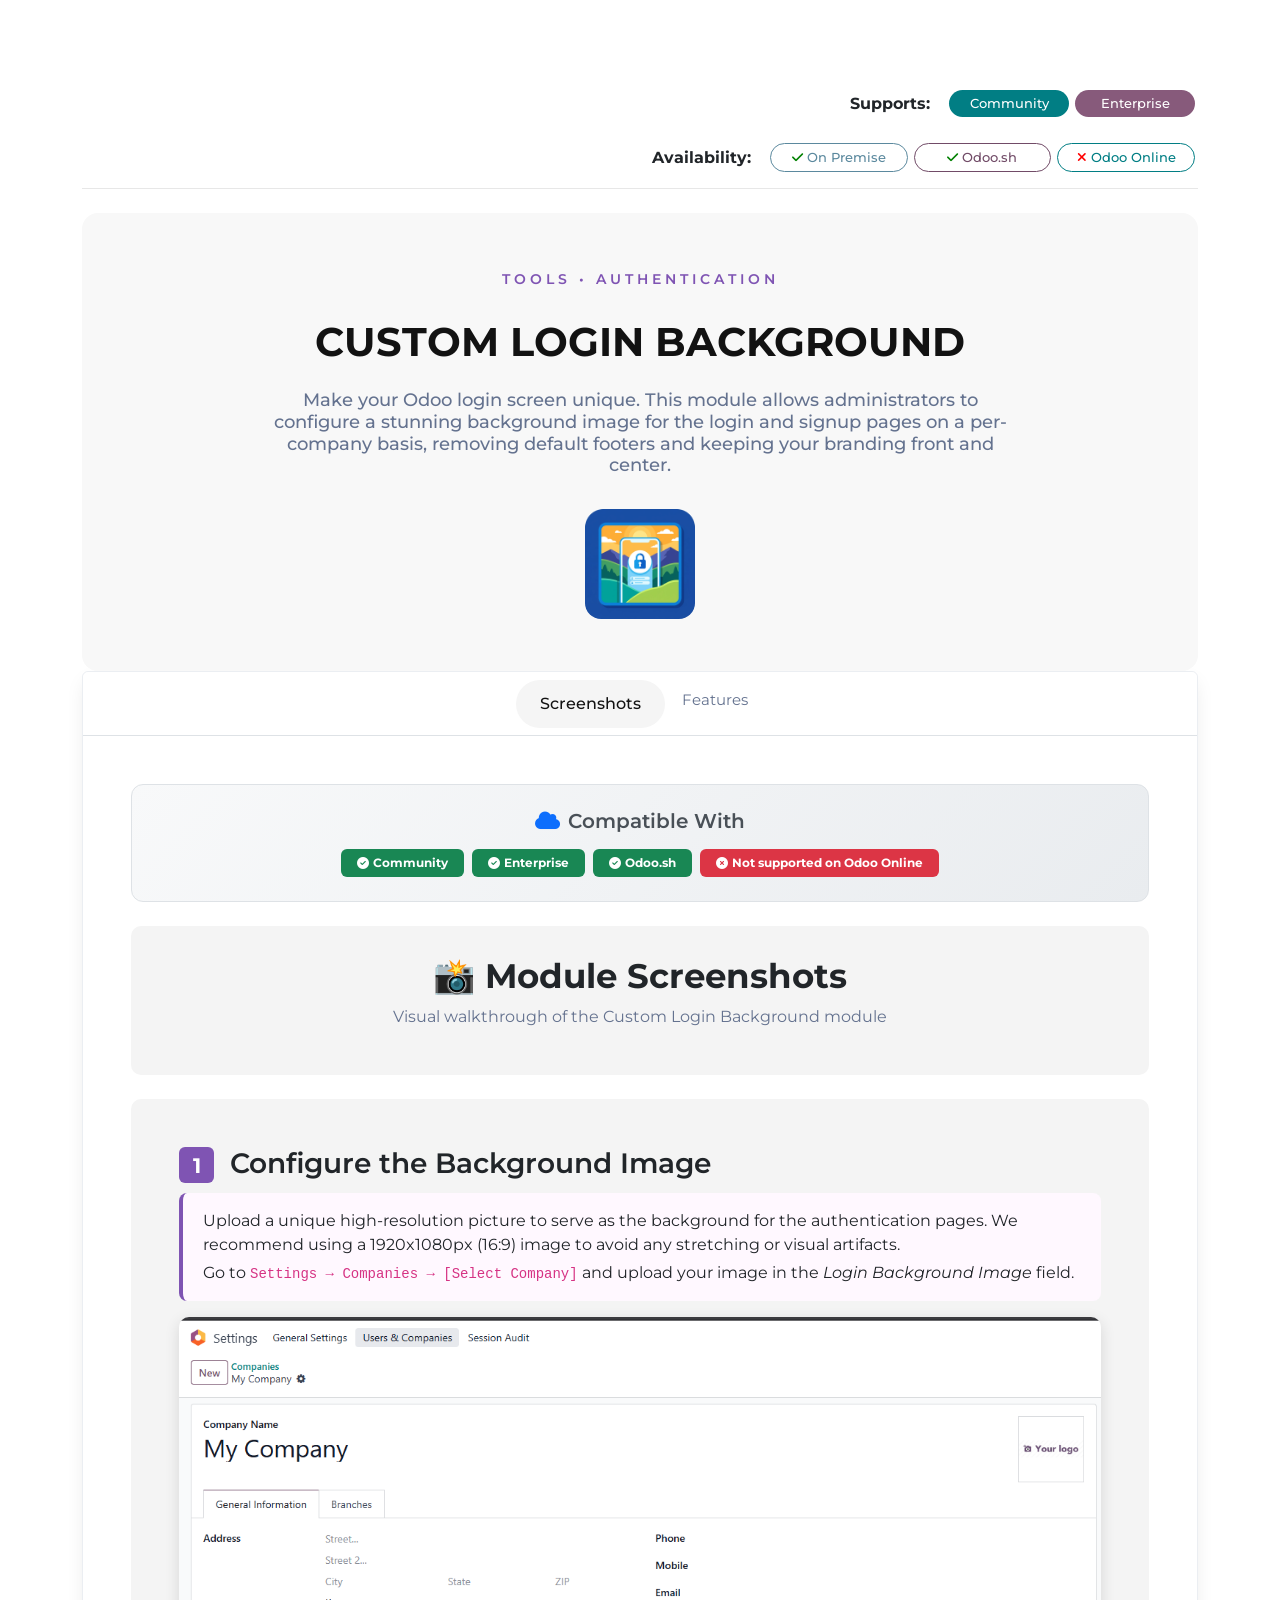
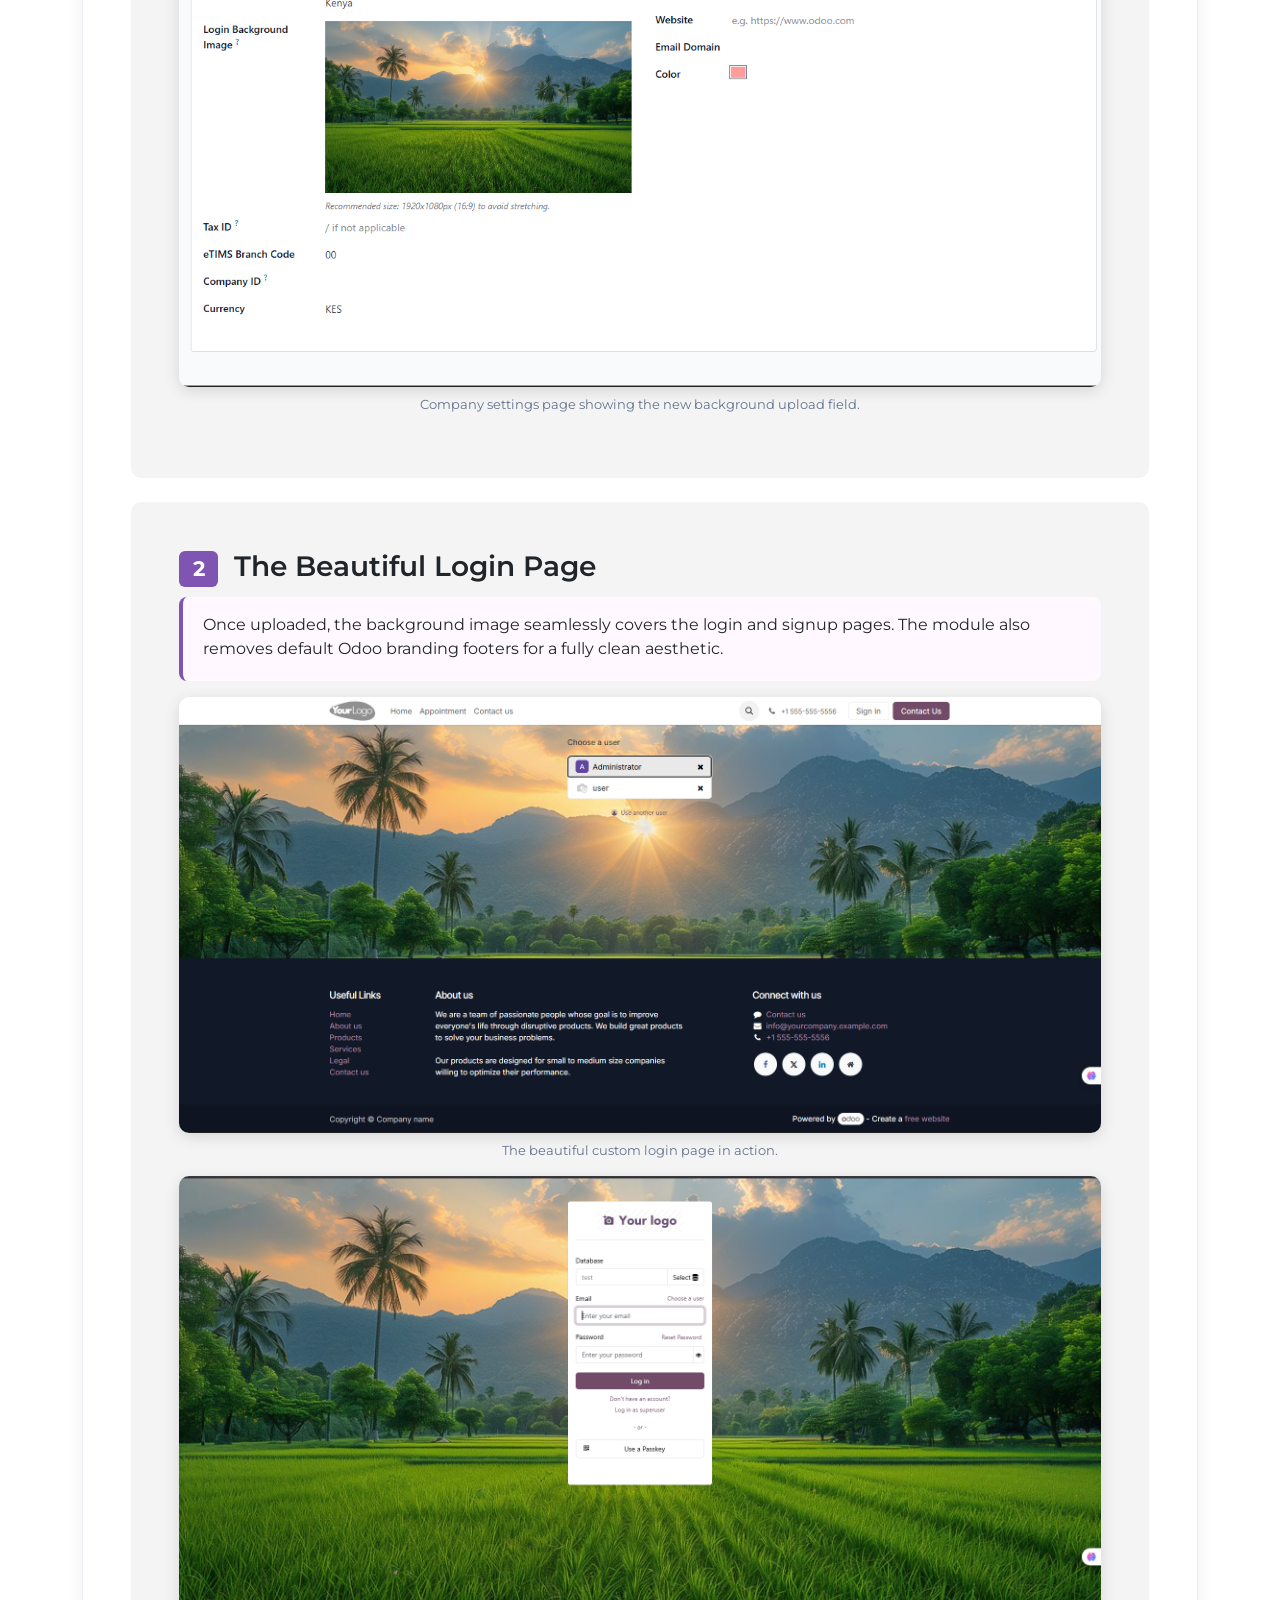
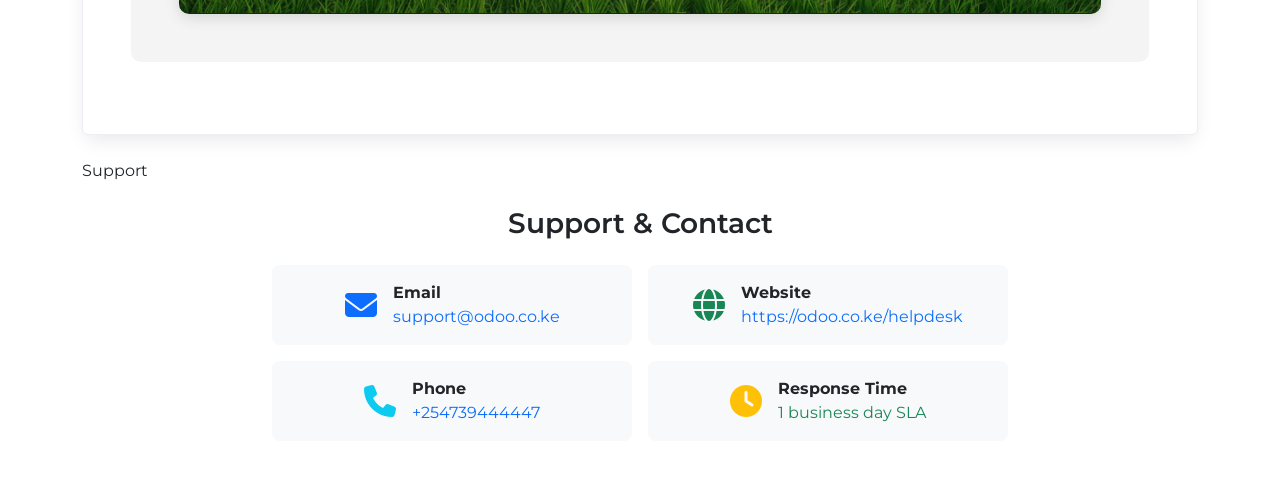
<file: LS_KIA/custom_login_background/static/description/index.html>
<!DOCTYPE html>
<html lang="en">

<head>
    <meta charset="UTF-8" />
    <meta name="viewport" content="width=device-width, initial-scale=1.0" />
    <title>Custom Login Background</title>
    <link href="https://cdn.jsdelivr.net/npm/bootstrap@5.0.2/dist/css/bootstrap.min.css" rel="stylesheet" />
    <link rel="preconnect" href="https://fonts.googleapis.com">
    <link rel="preconnect" href="https://fonts.gstatic.com" crossorigin>
    <link href="https://fonts.googleapis.com/css2?family=Montserrat:wght@300;400;500;600;700&display=swap"
        rel="stylesheet">
    <link rel="stylesheet" href="https://cdnjs.cloudflare.com/ajax/libs/font-awesome/6.6.0/css/all.min.css" />
    <style>
        :root {
            --primary-color: #7f54b3;
            --bg-white: #fff;
            --text-color: #121212;
            --text-color-light: #64728f;
        }

        body {
            font-family: "Montserrat", sans-serif;
        }

        .nav-tabs .nav-item.show .nav-link,
        .nav-tabs .nav-link.active {
            color: #121212;
            font-size: 16px !important;
            font-weight: 500 !important;
            border-radius: 30px;
            background-color: #F5F5F5;
            border: none;
            padding: 12px 24px;
        }

        .nav-tabs .nav-link {
            color: #64728f;
            font-size: 15px;
        }

        .nav-tabs .nav-link:focus,
        .nav-tabs .nav-link:hover {
            border-color: transparent;
        }

        .feature-card,
        .screenshot-card {
            transition: all 0.3s ease;
        }

        .feature-card:hover,
        .screenshot-card:hover {
            transform: translateY(-5px);
            box-shadow: 0 10px 25px rgba(0, 0, 0, 0.15);
        }

        .callout-box {
            background: #fff8ff;
            border-left: 4px solid #7f54b3;
            border-radius: 8px;
            padding: 16px 20px;
            margin-bottom: 16px;
        }

        .tip-box {
            background: #f0fff4;
            border-left: 4px solid #28a745;
            border-radius: 8px;
            padding: 16px 20px;
            margin-bottom: 16px;
        }

        .warn-box {
            background: #fff8e1;
            border-left: 4px solid #ffc107;
            border-radius: 8px;
            padding: 16px 20px;
            margin-bottom: 16px;
        }

        .screenshot-placeholder {
            background: #f4f4f4;
            border: 2px dashed #ccc;
            border-radius: 10px;
            min-height: 220px;
            display: flex;
            flex-direction: column;
            align-items: center;
            justify-content: center;
            color: #aaa;
            font-size: 14px;
        }
    </style>
</head>

<body>
    <div class="container my-5">

        <!-- Top badges -->
        <div class="supports my-4 py-3" style="border-bottom:1px solid #e7e7e7;">
            <div class="row justify-content-between">
                <div class="col-6"></div>
                <div class="col-6">
                    <div class="row" style="margin-top:10px">
                        <div class="my-3 d-flex align-items-center justify-content-end">
                            <span class="me-3"><b>Supports:</b></span>
                            <div class="text-center"
                                style="background-color:#017E84; color:#fff; font-size:0.8rem; font-weight:500; padding:4px; margin:0 3px; border-radius:50px; min-width:120px">
                                Community</div>
                            <div class="text-center"
                                style="background-color:#875A7B; color:#fff; font-size:0.8rem; font-weight:500; padding:4px; margin:0 3px; border-radius:50px; min-width:120px">
                                Enterprise</div>
                        </div>
                    </div>
                    <div class="row" style="margin-top:10px">
                        <div class="d-flex align-items-center justify-content-end">
                            <span class="me-3"><b>Availability:</b></span>
                            <div class="text-center col"
                                style="font-size:0.8rem; color:#5B899E; border:1px solid #5B899E; font-weight:500; padding:4px; margin:0 3px; border-radius:20px; min-width:120px">
                                <i class="fa fa-check" style="color:green"></i> On Premise
                            </div>
                            <div class="text-center col"
                                style="font-size:0.8rem; border:1px solid #714b67; color:#714b67; font-weight:500; padding:4px; margin:0 3px; border-radius:20px; min-width:120px">
                                <i class="fa fa-check" style="color:green"></i> Odoo.sh
                            </div>
                            <div class="text-center col"
                                style="border:1px solid #017E84; font-size:0.8rem; color:#017E84; font-weight:500; padding:4px; margin:0 3px; border-radius:20px; min-width:120px">
                                <i class="fa fa-times" style="color:red"></i> Odoo Online
                            </div>
                        </div>
                    </div>
                </div>
            </div>
        </div>

        <!-- Hero section -->
        <div class="position-relative" style="border-radius:16px; background:#f8f8f8; padding:20px 0;">
            <div class="row" style="padding:2rem 0 0;">
                <div class="col-lg-8 mx-auto gap-4 d-flex flex-column align-items-center">
                    <p class="my-1 text-center text-uppercase"
                        style="letter-spacing:4px; color:#7f54b3; font-weight:600; font-size:14px;">Tools &bull;
                        Authentication</p>
                    <h1 class="text-center text-uppercase my-0" style="color:#121212; font-size:40px; font-weight:700;">
                        Custom Login Background</h1>
                    <h2 class="text-center my-0" style="color:#64728f; font-size:18px; font-weight:500;">
                        Make your Odoo login screen unique. This module allows administrators to configure a stunning background image for the login and signup pages on a per-company basis, removing default footers and keeping your branding front and center.
                    </h2>
                </div>
                <div class="col-lg-12 d-flex justify-content-center align-items-center" style="margin:2rem 0;">
                    <img src="./icon.png" alt="Module Icon"
                        style="max-width:110px; width:18%; height:auto; border-radius:16px;" />
                </div>
            </div>
        </div>

        <!-- Tabs -->
        <div class="mb-4 bg-white"
            style="border:1px solid #EBEEF2; border-radius:6px; box-shadow:0 8px 20px -4px rgba(0,0,0,0.10);">
            <ul class="nav nav-tabs justify-content-center bg-white py-2" id="moduleTabs" role="tablist"
                style="border-radius:6px 6px 0 0;">
                <li class="nav-item"><a class="nav-link active" id="screens-tab" data-bs-toggle="tab" href="#screens"
                        role="tab">Screenshots</a></li>
                <li class="nav-item"><a class="nav-link" id="features-tab" data-bs-toggle="tab" href="#features"
                        role="tab">Features</a></li>
                <!-- <li class="nav-item"><a class="nav-link" id="faq-tab" data-bs-toggle="tab" href="#faq"
                        role="tab">FAQs</a></li>
                <li class="nav-item"><a class="nav-link" id="releases-tab" data-bs-toggle="tab" href="#releases"
                        role="tab">Releases</a></li> -->
            </ul>

            <div class="tab-content p-md-5 p-3 py-3" id="moduleTabsContent">

                <!-- Compatibility Banner -->
                <div class="mb-4 p-4"
                    style="background:linear-gradient(135deg, #f8f9fa 0%, #e9ecef 100%); border-radius:12px; border:1px solid #dee2e6;">
                    <div class="col-md-12">
                        <h5 class="mb-3 text-center" style="color:#495057; font-weight:600;">
                            <i class="fa fa-cloud text-primary me-2"></i>Compatible With
                        </h5>
                        <div class="d-flex flex-wrap gap-2 justify-content-center">
                            <span class="badge bg-success px-3 py-2"><i
                                    class="fa fa-check-circle me-1"></i>Community</span>
                            <span class="badge bg-success px-3 py-2"><i
                                    class="fa fa-check-circle me-1"></i>Enterprise</span>
                            <span class="badge bg-success px-3 py-2"><i
                                    class="fa fa-check-circle me-1"></i>Odoo.sh</span>
                            <span class="badge bg-danger px-3 py-2"><i class="fa fa-times-circle me-1"></i>Not supported
                                on Odoo Online</span>
                        </div>
                    </div>
                </div>

                <!-- Quick Links
                <div class="mb-4 p-4"
                    style="background:linear-gradient(135deg, #e3f2fd 0%, #bbdefb 100%); border-radius:12px; border:1px solid #90caf9;">
                    <div class="col-md-12 text-center">
                        <h5 class="mb-3" style="color:#1565c0; font-weight:600;">
                            <i class="fa fa-link text-info me-2"></i>Quick Links
                        </h5>
                        <div class="d-flex flex-column flex-md-row gap-3 justify-content-center align-items-center">
                            <a href="https://odoo.co.ke/helpdesk/customer-support-1" target="_blank"
                                class="btn btn-outline-info btn-lg px-4 py-2">
                                <i class="fa fa-headset me-2"></i>Support Portal
                            </a>
                            <a href="mailto:support@odoo.co.ke" class="btn btn-primary btn-lg px-4 py-2">
                                <i class="fa fa-envelope me-2"></i>Email Support
                            </a>
                        </div>
                        <p class="mt-3 mb-0" style="color:#1976d2; font-size:14px;">
                            <i class="fa fa-info-circle me-1"></i>Contact our team for installation help, custom
                            configurations, or technical queries.
                        </p>
                    </div>
                </div> -->

                <!-- ==================== SCREENSHOTS TAB ==================== -->
                <div class="tab-pane fade show active" id="screens" role="tabpanel" aria-labelledby="screens-tab">

                    <div class="position-relative mb-4"
                        style="border-radius:10px; background-color:#f4f4f4; padding:30px;">
                        <h2 style="font-weight:700; text-align:center; font-size:34px;">📸 Module Screenshots</h2>
                        <p style="text-align:center; color:var(--text-color-light);">Visual walkthrough of the Custom
                            Login Background module</p>
                    </div>

                    <!-- Screenshot 1 -->
                    <div class="position-relative mb-4" style="border-radius:10px; background-color:#f4f4f4;">
                        <div class="p-md-5 p-3">
                            <h3 style="font-weight:600; margin-bottom:10px;">
                                <span class="badge me-2" style="background:#7f54b3;">1</span>
                                Configure the Background Image
                            </h3>
                            <div class="callout-box">
                                <p class="mb-1">Upload a unique high-resolution picture to serve as the background 
                                    for the authentication pages. We recommend using a 1920x1080px (16:9) image to avoid any stretching or visual artifacts.
                                </p>
                                <p class="mb-0">Go to
                                    <code>Settings → Companies → [Select Company]</code> and upload your image in the
                                    <em>Login Background Image</em> field.
                                </p>
                            </div>
                            <div class="text-center mt-3">
                                <img src="setting.png" alt="Uploading the setting"
                                    class="img-fluid"
                                    style="border-radius:10px; box-shadow:0 4px 15px rgba(0,0,0,0.12); max-width:100%;" />
                                <p class="mt-2" style="font-size:13px; color:#64728f;">
                                    Company settings page showing the new background upload field.
                                </p>
                            </div>
                        </div>
                    </div>

                    <!-- Screenshot 2 -->
                    <div class="position-relative mb-4" style="border-radius:10px; background-color:#f4f4f4;">
                        <div class="p-md-5 p-3">
                            <h3 style="font-weight:600; margin-bottom:10px;">
                                <span class="badge me-2" style="background:#7f54b3;">2</span>
                                The Beautiful Login Page 
                            </h3>
                            <div class="callout-box">
                                <p class="mb-1">Once uploaded, the background image seamlessly covers the login and signup pages. 
                                    The module also removes default Odoo branding footers for a fully clean aesthetic.
                                </p>
                            </div>
                            <div class="text-center mt-3">
                                <img src="login page.png" alt="Login page showing beautiful background"
                                    class="img-fluid"
                                    style="border-radius:10px; box-shadow:0 4px 15px rgba(0,0,0,0.12); max-width:100%;" />
                                <p class="mt-2" style="font-size:13px; color:#64728f;">
                                    The beautiful custom login page in action.
                                </p>
                            </div>
                             <div class="text-center mt-3">
                                <img src="page2.png" alt="Login page showing beautiful background"
                                    class="img-fluid"
                                    style="border-radius:10px; box-shadow:0 4px 15px rgba(0,0,0,0.12); max-width:100%;" />
                                
                            </div>
                        </div>
                    </div>

                    <!-- Screenshot 2 -->
                    <!-- <div class="position-relative mb-4" style="border-radius:10px; background-color:#f4f4f4;">
                        <div class="p-md-5 p-3">
                            <h3 style="font-weight:600; margin-bottom:10px;">
                                <span class="badge me-2" style="background:#7f54b3;">2</span>
                                Company-Filtered Dropdown on Products
                            </h3>
                            <div class="callout-box">
                                <p class="mb-1">If some products are not based on categories, the
                                    <em> Company </em> field is available to restrict visibility of the product based on the company selected , if left empty the product will be visible in all companies. 
                                <p class="mb-0"> Go to
                                    <code>Inventory → Products → Products → New</code> and click the <em>Category</em>
                                    field.
                                </p>
                            </div>

                            <div class="text-center mt-3">
                                <img src="./assets/screenshots/company_restrict.png"
                                    alt="Company-filtered category dropdown on product form" class="img-fluid"
                                    style="border-radius:10px; box-shadow:0 4px 15px rgba(0,0,0,0.12); max-width:100%;" />
                            </div>
                        </div>
                    </div> -->

                    <!-- Screenshot 3 - Removed -->
                </div>
                <!-- END SCREENSHOTS TAB -->


                <!-- ==================== FEATURES TAB ==================== -->
                <div class="tab-pane fade" id="features" role="tabpanel" aria-labelledby="features-tab">
                    <div class="row py-2">
                        <div class="col-md-6 p-3">
                            <div class="feature-card"
                                style="padding:24px; border-radius:12px; background-color:#faf8ff; height:100%;">
                                <h5 class="mb-3"><i class="fa fa-tag text-primary me-2"></i>Key Features</h5>
                                <ul class="m-0" style="color:#718096; list-style:none; padding:0;">
                                    <li class="mb-2"><i class="fa fa-check text-success me-2"></i>Set a custom background image for the login page and signup page</li>
                                    <li class="mb-2"><i class="fa fa-check text-success me-2"></i>Easily upload the picture within the Company Settings via the browser</li>
                                    <li class="mb-2"><i class="fa fa-check text-success me-2"></i>Supports different background pictures for each company</li>
                                    <li class="mb-2"><i class="fa fa-check text-success me-2"></i>Automatically removes the default Odoo "Powered by Odoo" footer on login pages</li>
                                    <li class="mb-2"><i class="fa fa-check text-success me-2"></i>No complex file overrides — pure backend configuration</li>
                                    <li class="mb-2"><i class="fa fa-check text-success me-2"></i>Improves first impressions of your system</li>
                                    <!-- <li class="mb-2"><i class="fa fa-check text-success me-2"></i>Lightweight — no performance impact on the backend</li>
                                    <li><i class="fa fa-check text-success me-2"></i>Compatible with Community and Enterprise editions</li> -->
                                </ul>
                            </div>
                        </div>
                        
                    </div>
                </div>
                <!-- END FEATURES TAB -->


                <!-- ==================== FAQ TAB ==================== -->
                <div class="tab-pane fade" id="faq" role="tabpanel" aria-labelledby="faq-tab">
                    <div class="accordion" id="faqAcc">

                        <div class="accordion-item">
                            <h2 class="accordion-header" id="q1">
                                <button class="accordion-button collapsed" type="button" data-bs-toggle="collapse"
                                    data-bs-target="#a1">
                                    <strong>Where do I upload the favicon for a company?</strong>
                                </button>
                            </h2>
                            <div id="a1" class="accordion-collapse collapse" data-bs-parent="#faqAcc">
                                <div class="accordion-body">
                                    <span class="text-success"><i class="fa fa-check-circle me-2"></i></span>
                                    Go to <code>Settings → Companies</code>, open the desired company record, and look
                                    for the <em>Favicon</em> field. Upload your image there and save — Odoo will apply
                                    it immediately without any restart.
                                </div>
                            </div>
                        </div>

                        <div class="accordion-item">
                            <h2 class="accordion-header" id="q2">
                                <button class="accordion-button collapsed" type="button" data-bs-toggle="collapse"
                                    data-bs-target="#a2">
                                    <strong>What image formats are supported for the favicon?</strong>
                                </button>
                            </h2>
                            <div id="a2" class="accordion-collapse collapse" data-bs-parent="#faqAcc">
                                <div class="accordion-body">
                                    <span class="text-success"><i class="fa fa-check-circle me-2"></i></span>
                                    PNG and ICO are the recommended formats. PNG files work well in all modern browsers.
                                    For best results use a square image — ideally <strong>32×32 px</strong> or
                                    <strong>64×64 px</strong>.
                                </div>
                            </div>
                        </div>

                        <div class="accordion-item">
                            <h2 class="accordion-header" id="q3">
                                <button class="accordion-button collapsed" type="button" data-bs-toggle="collapse"
                                    data-bs-target="#a3">
                                    <strong>Does the favicon change automatically when I switch companies?</strong>
                                </button>
                            </h2>
                            <div id="a3" class="accordion-collapse collapse" data-bs-parent="#faqAcc">
                                <div class="accordion-body">
                                    <span class="text-success"><i class="fa fa-check-circle me-2"></i></span>
                                    Yes. The module hooks into Odoo's company-switch flow. As soon as the page reloads
                                    after a company change, the browser tab icon updates to the favicon configured for
                                    the newly active company.
                                </div>
                            </div>
                        </div>

                        <div class="accordion-item">
                            <h2 class="accordion-header" id="q4">
                                <button class="accordion-button collapsed" type="button" data-bs-toggle="collapse"
                                    data-bs-target="#a4">
                                    <strong>What happens if a company has no favicon set?</strong>
                                </button>
                            </h2>
                            <div id="a4" class="accordion-collapse collapse" data-bs-parent="#faqAcc">
                                <div class="accordion-body">
                                    <span class="text-success"><i class="fa fa-check-circle me-2"></i></span>
                                    If no favicon is uploaded for a company, Odoo will fall back to its default favicon.
                                    There is no error — the module simply skips the override when no image is present.
                                </div>
                            </div>
                        </div>

                        <div class="accordion-item">
                            <h2 class="accordion-header" id="q5">
                                <button class="accordion-button collapsed" type="button" data-bs-toggle="collapse"
                                    data-bs-target="#a5">
                                    <strong>Is Odoo Online (SaaS) supported?</strong>
                                </button>
                            </h2>
                            <div id="a5" class="accordion-collapse collapse" data-bs-parent="#faqAcc">
                                <div class="accordion-body">
                                    <span class="text-danger"><i class="fa fa-times-circle me-2"></i></span>
                                    No. Odoo Online does not allow custom modules. This module requires an
                                    <strong>On-Premise</strong> or <strong>Odoo.sh</strong> installation.
                                </div>
                            </div>
                        </div>

                        <div class="accordion-item">
                            <h2 class="accordion-header" id="q6">
                                <button class="accordion-button collapsed" type="button" data-bs-toggle="collapse"
                                    data-bs-target="#a6">
                                    <strong>Will the favicon show in all browsers?</strong>
                                </button>
                            </h2>
                            <div id="a6" class="accordion-collapse collapse" data-bs-parent="#faqAcc">
                                <div class="accordion-body">
                                    <span class="text-success"><i class="fa fa-check-circle me-2"></i></span>
                                    Yes. The module injects a standard <code>&lt;link rel="shortcut icon"&gt;</code>
                                    tag that is recognised by all major browsers including Chrome, Firefox, Edge, and
                                    Safari.
                                </div>
                            </div>
                        </div>

                    </div>
                </div>
                <!-- END FAQ TAB -->


                <!-- ==================== RELEASES TAB ==================== -->
                <div class="tab-pane fade" id="releases" role="tabpanel" aria-labelledby="releases-tab">
                    <div class="row pt-4 m-0">
                        <div class="col-md-3">
                            <h4 style="font-size:16px; font-weight:600; color:#514F4F; margin:0;">Latest Release
                                18.0.1.0</h4>
                            <span
                                style="font-size:14px; color:#7A7979; display:block; margin-bottom:20px;">2026-04-13</span>
                        </div>
                        <div class="col-md-8">
                            <div style="padding:0 0 10px">
                                <div
                                    style="display:inline-block; padding:0 8px; color:#514F4F; background-color:#D4F8D4; border-radius:20px">
                                    Initial Release</div>
                            </div>
                            <ul class="mb-0" style="color:#7A7979;">
                                <li>Odoo 18 migration and optimization.</li>
                                <li>Improved help notifications for background aspect-ratio recommendations</li>
                                <li>Bugfix for logic affecting background override on unrelated routes</li>
                                <li>Correctly hides bottom footer on login dynamically under the latest Odoo 18 web templates</li>
                            </ul>
                        </div>
                    </div>
                </div>
                <!-- END RELEASES TAB -->

            </div>
        </div><!-- end tab card -->


        <!-- Changelog
        <div class="container my-5">
            <div class="row justify-content-center">
                <div class="col-lg-10">
                    <h2 class="text-center mb-4" style="font-weight:700;">📅 Changelog</h2>
                    <div class="table-responsive">
                        <table class="table table-striped table-hover"
                            style="background:#fff; border-radius:8px; overflow:hidden; box-shadow:0 2px 10px rgba(0,0,0,0.1);">
                            <thead style="background:#7f54b3; color:#fff;">
                                <tr>
                                    <th style="border:none; padding:15px;">Date</th>
                                    <th style="border:none; padding:15px;">Version</th>
                                    <th style="border:none; padding:15px;">Notes</th>
                                </tr>
                            </thead>
                            <tbody>
                                <tr>
                                    <td style="padding:15px; vertical-align:middle;">2026-03-03</td>
                                    <td style="padding:15px; vertical-align:middle;"><span
                                            class="badge bg-primary">17.0.1.0.0</span></td>
                                    <td style="padding:15px; vertical-align:middle;">Initial release — company
                                        restriction for product categories</td>
                                </tr>
                            </tbody>
                        </table>
                    </div>
                </div>
            </div>
        </div> -->

        <!-- Related Modules
        <div class="container my-5">
            <div class="row justify-content-center">
                <div class="col-lg-10">
                    <h2 class="text-center mb-4" style="font-weight:700;">🔁 Related Modules by Metro ICT</h2>
                    <div class="table-responsive">
                        <table class="table table-striped table-hover"
                            style="background:#fff; border-radius:8px; overflow:hidden; box-shadow:0 2px 10px rgba(0,0,0,0.1);">
                            <thead style="background:#875A7B; color:#fff;">
                                <tr>
                                    <th style="border:none; padding:15px;">App</th>
                                    <th style="border:none; padding:15px;">Use Case</th>
                                    <th style="border:none; padding:15px;">Versions</th>
                                </tr>
                            </thead>
                            <tbody>
                                <tr>
                                    <td style="padding:15px; vertical-align:middle;"><strong>POS Syncer</strong></td>
                                    <td style="padding:15px; vertical-align:middle;">POS ↔ Accounting Sync</td>
                                    <td style="padding:15px; vertical-align:middle;"><span
                                            class="badge bg-success">15–19</span></td>
                                </tr>
                                <tr>
                                    <td style="padding:15px; vertical-align:middle;"><strong>FleetCare</strong></td>
                                    <td style="padding:15px; vertical-align:middle;">Fleet Management</td>
                                    <td style="padding:15px; vertical-align:middle;"><span
                                            class="badge bg-success">13–19</span></td>
                                </tr>
                                <tr>
                                    <td style="padding:15px; vertical-align:middle;"><strong>Auto Allocate
                                            Credits</strong></td>
                                    <td style="padding:15px; vertical-align:middle;">Auto-reconcile payments against
                                        open invoices</td>
                                    <td style="padding:15px; vertical-align:middle;"><span
                                            class="badge bg-success">17–19</span></td>
                                </tr>
                            </tbody>
                        </table>
                    </div>
                </div>
            </div>
        </div> -->

        <!-- Licensing
        <div class="container my-5">
            <div class="row justify-content-center">
                <div class="col-lg-8">
                    <h2 class="text-center mb-4" style="font-weight:700;">📜 Licensing</h2>
                    <div class="text-center p-4"
                        style="background:#f8f9fa; border-radius:12px; border:2px solid #e9ecef;">
                        <div class="row align-items-center">
                            <div class="col-md-4">
                                <i class="fa fa-gavel fa-3x text-primary mb-3"></i>
                                <h5 class="mb-2">License Type</h5>
                                <span class="badge bg-primary fs-6">LGPL-3</span>
                            </div>
                            <div class="col-md-4">
                                <i class="fa fa-ban fa-3x text-warning mb-3"></i>
                                <h5 class="mb-2">Redistribution</h5>
                                <span class="badge bg-warning text-dark fs-6">No redistribution</span>
                            </div>
                            <div class="col-md-4">
                                <i class="fa fa-file-contract fa-3x text-info mb-3"></i>
                                <h5 class="mb-2">Full Policy</h5>
                                <a href="https://odoo.co.ke/license-policy" target="_blank"
                                    class="btn btn-outline-info btn-sm">
                                    <i class="fa fa-external-link-alt me-2"></i>View Policy
                                </a>
                            </div>
                        </div>
                        <div class="mt-4 p-3"
                            style="background:#e3f2fd; border-radius:8px; border-left:4px solid #2196f3;">
                            <i class="fa fa-info-circle text-info me-2"></i>
                            <strong>Important:</strong> This module is licensed under LGPL-3 with no redistribution
                            rights.
                            Please review our <a href="https://odoo.co.ke/license-policy" target="_blank"
                                class="text-decoration-none">full license policy</a> for complete terms and conditions.
                        </div>
                    </div>
                </div>
            </div>
        </div> -->

        Support
        <div class="text-center my-4">
            <h3 class="mb-4" style="font-weight:600;">Support &amp; Contact</h3>
            <div class="row justify-content-center">
                <div class="col-md-8">
                    <div class="row g-3">
                        <div class="col-md-6">
                            <div class="d-flex align-items-center justify-content-center p-3"
                                style="background:#f8f9fa; border-radius:8px;">
                                <i class="fa fa-envelope fa-2x text-primary me-3"></i>
                                <div class="text-start">
                                    <strong>Email</strong><br>
                                    <a href="mailto:support@odoo.co.ke"
                                        class="text-decoration-none">support@odoo.co.ke</a>
                                </div>
                            </div>
                        </div>
                        <div class="col-md-6">
                            <div class="d-flex align-items-center justify-content-center p-3"
                                style="background:#f8f9fa; border-radius:8px;">
                                <i class="fa fa-globe fa-2x text-success me-3"></i>
                                <div class="text-start">
                                    <strong>Website</strong><br>
                                    <a href="https://odoo.co.ke/helpdesk/customer-support-1" target="_blank"
                                        class="text-decoration-none">https://odoo.co.ke/helpdesk</a>
                                </div>
                            </div>
                        </div>
                        <div class="col-md-6">
                            <div class="d-flex align-items-center justify-content-center p-3"
                                style="background:#f8f9fa; border-radius:8px;">
                                <i class="fa fa-phone fa-2x text-info me-3"></i>
                                <div class="text-start">
                                    <strong>Phone</strong><br>
                                    <a href="tel:+254739444447" class="text-decoration-none">+254739444447</a>
                                </div>
                            </div>
                        </div>
                        <div class="col-md-6">
                            <div class="d-flex align-items-center justify-content-center p-3"
                                style="background:#f8f9fa; border-radius:8px;">
                                <i class="fa fa-clock fa-2x text-warning me-3"></i>
                                <div class="text-start">
                                    <strong>Response Time</strong><br>
                                    <span class="text-success">1 business day SLA</span>
                                </div>
                            </div>
                        </div>
                    </div>
                    <!-- <div class="mt-4 p-3" style="background:#e8f5e8; border-radius:8px; border-left:4px solid #28a745;">
                        <i class="fa fa-gift text-success me-2"></i>
                        <strong>🎁 90-day complimentary support</strong> included with your purchase
                    </div> -->
                </div>
            </div>
        </div>

    </div><!-- end container -->
    <script src="https://cdn.jsdelivr.net/npm/bootstrap@5.0.2/dist/js/bootstrap.bundle.min.js"></script>
</body>

</html>
</file>
